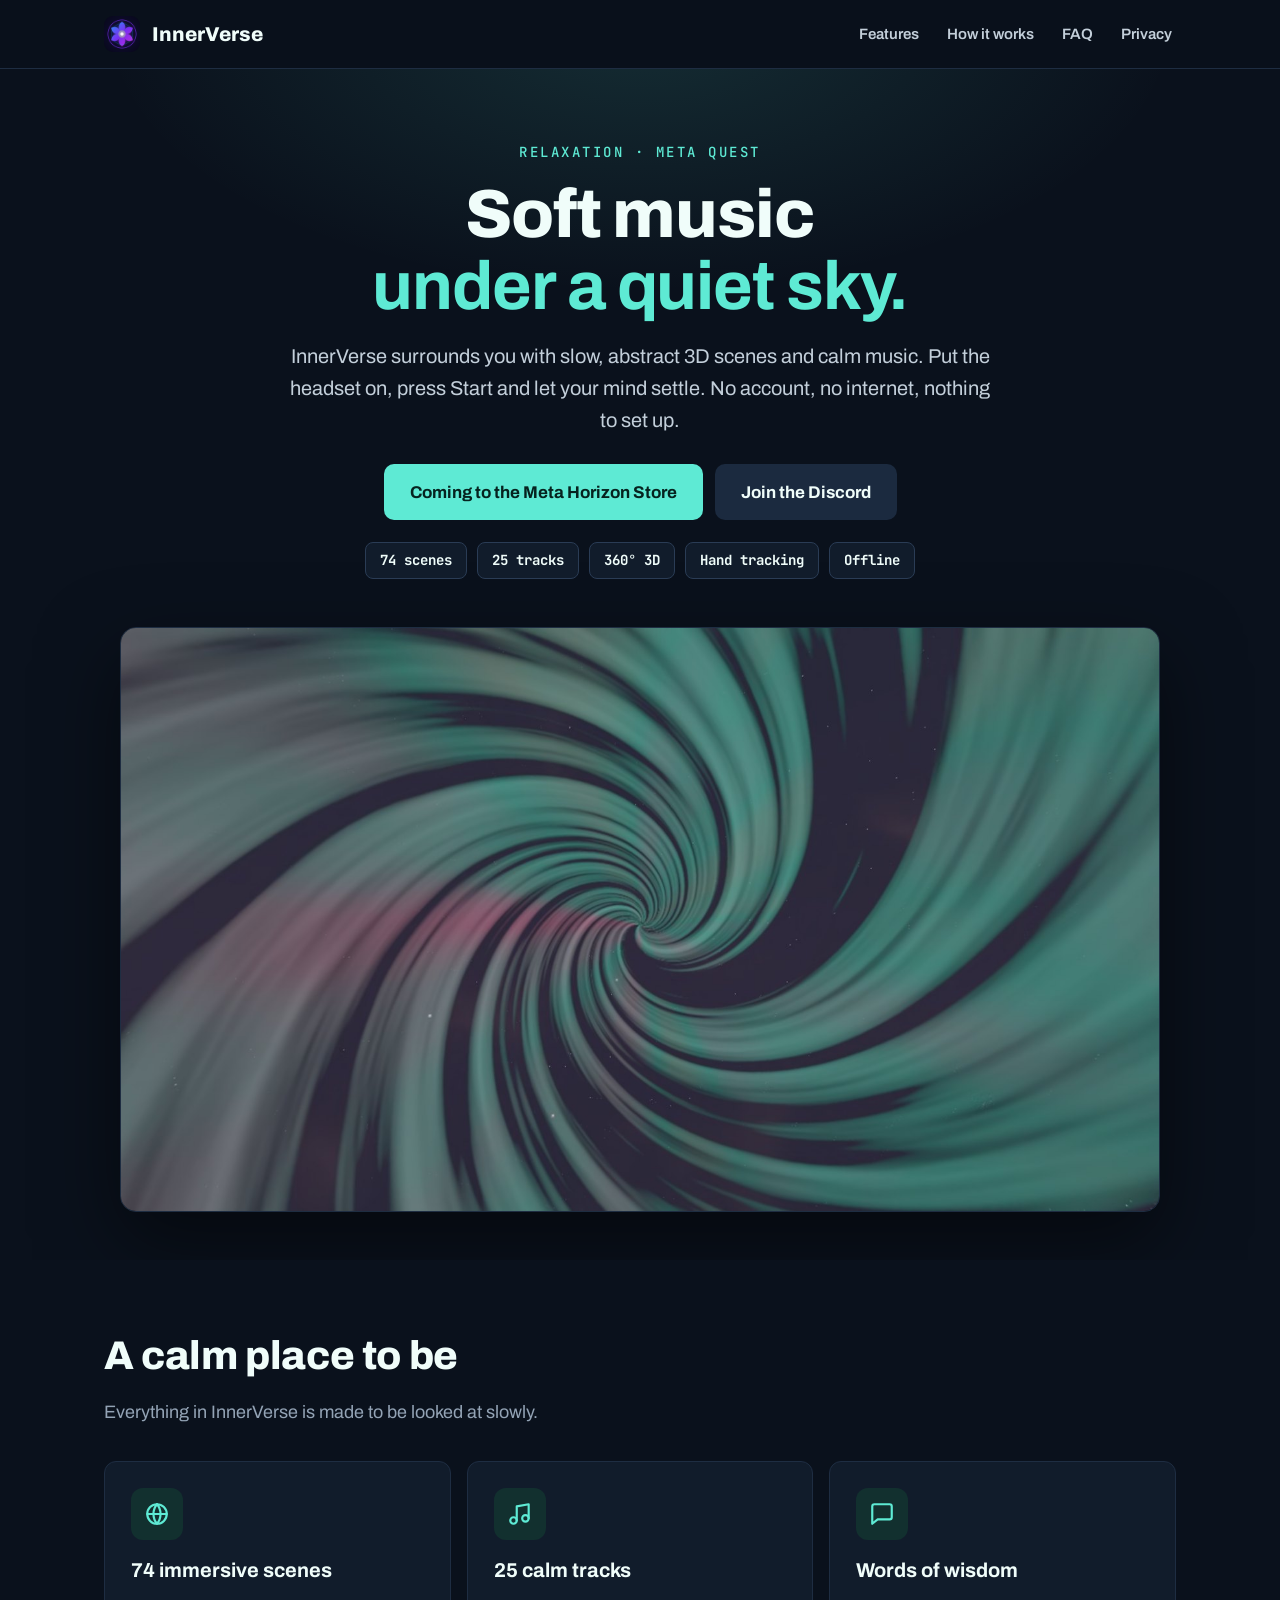
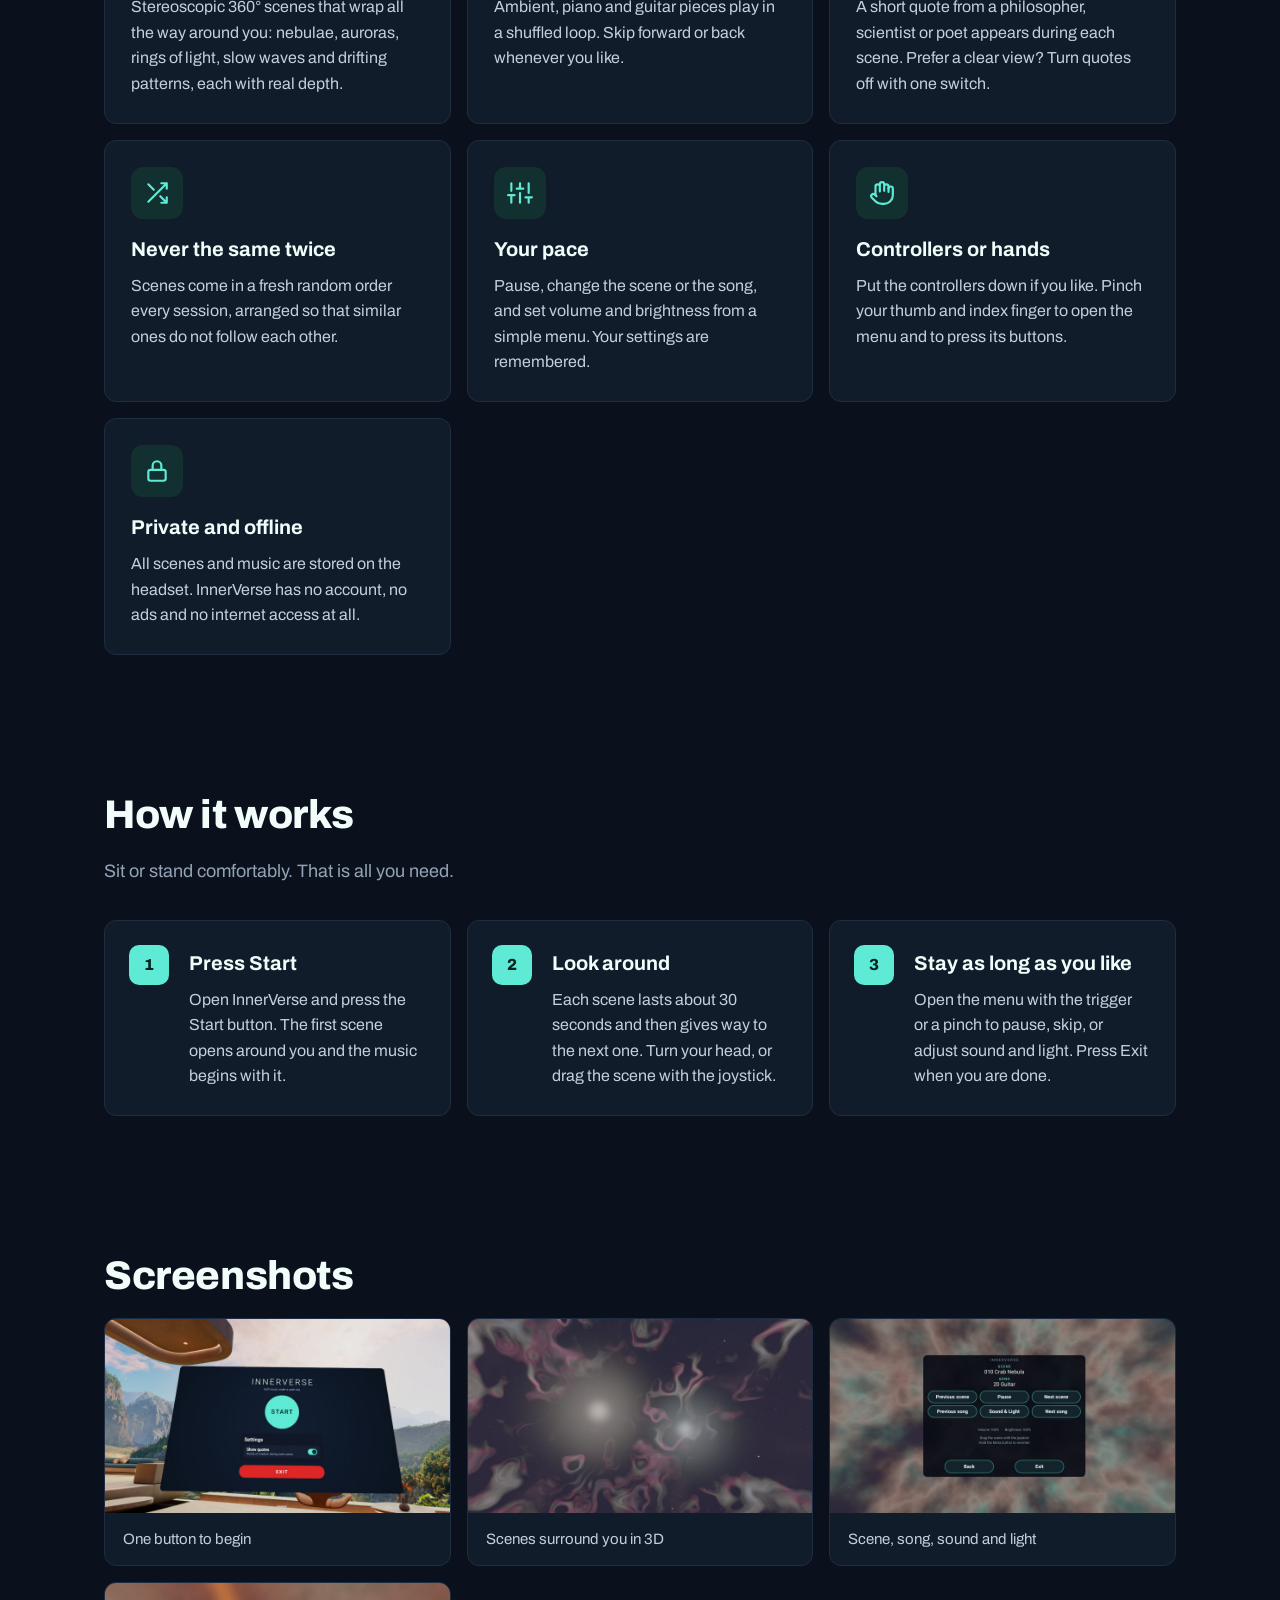
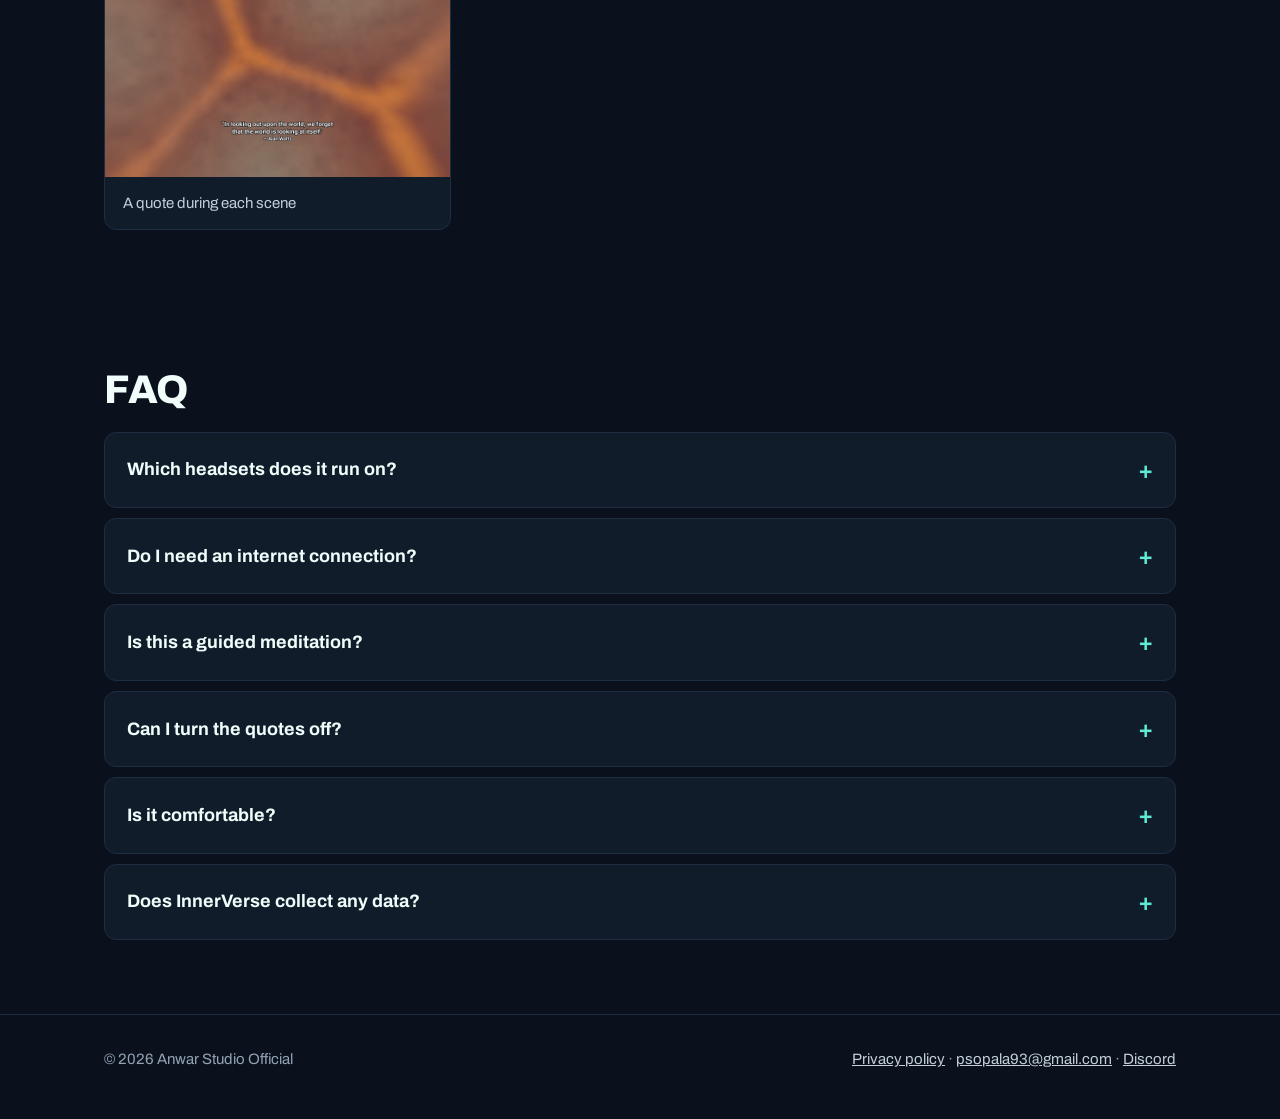
<file: index.html>
<!DOCTYPE html>
<html lang="en">
<head>
<meta charset="UTF-8">
<meta name="viewport" content="width=device-width, initial-scale=1.0">
<title>InnerVerse: relaxation in VR for Meta Quest</title>
<meta name="description" content="InnerVerse is a place to slow down in VR. 74 stereoscopic 360° scenes, 25 calm music tracks and words of wisdom, all offline on your Meta Quest.">
<meta property="og:title" content="InnerVerse: relaxation in VR for Meta Quest">
<meta property="og:description" content="Soft music under a quiet sky. 74 immersive scenes, 25 tracks, no account, no internet.">
<meta property="og:image" content="assets/header_1200x630.jpg">
<meta property="og:type" content="website">
<link rel="icon" href="assets/icon_app_180.png">
<link rel="stylesheet" href="style.css">
</head>
<body>

<nav class="nav" aria-label="Main">
  <div class="wrap">
    <a class="brand" href="index.html"><img src="assets/icon_app_180.png" alt="">InnerVerse</a>
    <a class="link" href="#features">Features</a>
    <a class="link" href="#how">How it works</a>
    <a class="link" href="#faq">FAQ</a>
    <a class="link" href="privacy.html">Privacy</a>
  </div>
</nav>

<header class="hero">
  <div class="wrap">
    <div class="eyebrow">Relaxation · Meta Quest</div>
    <h1>Soft music<br><b>under a quiet sky.</b></h1>
    <p class="lead">InnerVerse surrounds you with slow, abstract 3D scenes and calm music. Put the headset on, press Start and let your mind settle. No account, no internet, nothing to set up.</p>
    <div class="cta">
      <span class="btn primary static">Coming to the Meta Horizon Store</span>
      <a class="btn ghost" href="https://discord.gg/PyzNTFdgXt">Join the Discord</a>
    </div>
    <div class="chips"><span class="chip">74 scenes</span><span class="chip">25 tracks</span><span class="chip">360° 3D</span><span class="chip">Hand tracking</span><span class="chip">Offline</span></div>
    <div class="shot"><img src="assets/02_scene_spirograph.jpg" alt="A slow turquoise spiral filling the view in InnerVerse" width="1600" height="900"></div>
  </div>
</header>

<section id="features">
  <div class="wrap">
    <h2>A calm place to be</h2>
    <p class="sub">Everything in InnerVerse is made to be looked at slowly.</p>
    <div class="grid">
      <div class="card">
        <div class="icon"><svg width="26" height="26" viewBox="0 0 24 24" fill="none" stroke="currentColor" stroke-width="2" stroke-linecap="round"><circle cx="12" cy="12" r="9"/><path d="M3 12h18M12 3a14 14 0 0 1 0 18M12 3a14 14 0 0 0 0 18"/></svg></div>
        <h3>74 immersive scenes</h3>
        <p>Stereoscopic 360° scenes that wrap all the way around you: nebulae, auroras, rings of light, slow waves and drifting patterns, each with real depth.</p>
      </div>
      <div class="card">
        <div class="icon"><svg width="26" height="26" viewBox="0 0 24 24" fill="none" stroke="currentColor" stroke-width="2" stroke-linecap="round" stroke-linejoin="round"><path d="M9 18V5l11-2v13"/><circle cx="6" cy="18" r="3"/><circle cx="17" cy="16" r="3"/></svg></div>
        <h3>25 calm tracks</h3>
        <p>Ambient, piano and guitar pieces play in a shuffled loop. Skip forward or back whenever you like.</p>
      </div>
      <div class="card">
        <div class="icon"><svg width="26" height="26" viewBox="0 0 24 24" fill="none" stroke="currentColor" stroke-width="2" stroke-linecap="round" stroke-linejoin="round"><path d="M21 15a2 2 0 0 1-2 2H8l-5 4V5a2 2 0 0 1 2-2h14a2 2 0 0 1 2 2z"/></svg></div>
        <h3>Words of wisdom</h3>
        <p>A short quote from a philosopher, scientist or poet appears during each scene. Prefer a clear view? Turn quotes off with one switch.</p>
      </div>
      <div class="card">
        <div class="icon"><svg width="26" height="26" viewBox="0 0 24 24" fill="none" stroke="currentColor" stroke-width="2" stroke-linecap="round" stroke-linejoin="round"><path d="M16 3h5v5M4 20 21 3M21 16v5h-5M15 15l6 6M4 4l5 5"/></svg></div>
        <h3>Never the same twice</h3>
        <p>Scenes come in a fresh random order every session, arranged so that similar ones do not follow each other.</p>
      </div>
      <div class="card">
        <div class="icon"><svg width="26" height="26" viewBox="0 0 24 24" fill="none" stroke="currentColor" stroke-width="2" stroke-linecap="round" stroke-linejoin="round"><path d="M4 21v-7M4 10V3M12 21v-9M12 8V3M20 21v-5M20 12V3M1 14h6M9 8h6M17 16h6"/></svg></div>
        <h3>Your pace</h3>
        <p>Pause, change the scene or the song, and set volume and brightness from a simple menu. Your settings are remembered.</p>
      </div>
      <div class="card">
        <div class="icon"><svg width="26" height="26" viewBox="0 0 24 24" fill="none" stroke="currentColor" stroke-width="2" stroke-linecap="round" stroke-linejoin="round"><path d="M18 11V6a2 2 0 0 0-4 0M14 10V4a2 2 0 0 0-4 0v2M10 10.5V6a2 2 0 0 0-4 0v8"/><path d="M18 8a2 2 0 1 1 4 0v6a8 8 0 0 1-8 8h-2c-2.8 0-4.5-.9-6-2.3l-3.6-3.6a2 2 0 0 1 2.8-2.8L7 15"/></svg></div>
        <h3>Controllers or hands</h3>
        <p>Put the controllers down if you like. Pinch your thumb and index finger to open the menu and to press its buttons.</p>
      </div>
      <div class="card">
        <div class="icon"><svg width="26" height="26" viewBox="0 0 24 24" fill="none" stroke="currentColor" stroke-width="2" stroke-linecap="round" stroke-linejoin="round"><rect x="4" y="11" width="16" height="10" rx="2"/><path d="M8 11V7a4 4 0 0 1 8 0v4"/></svg></div>
        <h3>Private and offline</h3>
        <p>All scenes and music are stored on the headset. InnerVerse has no account, no ads and no internet access at all.</p>
      </div>
    </div>
  </div>
</section>

<section id="how">
  <div class="wrap">
    <h2>How it works</h2>
    <p class="sub">Sit or stand comfortably. That is all you need.</p>
    <div class="grid steps">
      <div class="card step"><h3 style="margin-top:0">Press Start</h3><p>Open InnerVerse and press the Start button. The first scene opens around you and the music begins with it.</p></div>
      <div class="card step"><h3 style="margin-top:0">Look around</h3><p>Each scene lasts about 30 seconds and then gives way to the next one. Turn your head, or drag the scene with the joystick.</p></div>
      <div class="card step"><h3 style="margin-top:0">Stay as long as you like</h3><p>Open the menu with the trigger or a pinch to pause, skip, or adjust sound and light. Press Exit when you are done.</p></div>
    </div>
  </div>
</section>

<section id="screenshots">
  <div class="wrap">
    <h2>Screenshots</h2>
    <div class="gallery">
      <figure><img src="assets/01_start_panel.jpg" alt="InnerVerse start panel in Meta Horizon OS" loading="lazy" width="1600" height="900"><figcaption>One button to begin</figcaption></figure>
      <figure><img src="assets/03_scene_galaxy.jpg" alt="Two soft lights among drifting clouds" loading="lazy" width="1600" height="900"><figcaption>Scenes surround you in 3D</figcaption></figure>
      <figure><img src="assets/04_scene_menu.jpg" alt="Session menu with scene and song controls" loading="lazy" width="1600" height="900"><figcaption>Scene, song, sound and light</figcaption></figure>
      <figure><img src="assets/05_scene_quote.jpg" alt="A quote by Alan Watts over a warm glowing scene" loading="lazy" width="1600" height="900"><figcaption>A quote during each scene</figcaption></figure>
    </div>
  </div>
</section>

<section id="faq">
  <div class="wrap">
    <h2>FAQ</h2>
    <details><summary>Which headsets does it run on?</summary><p>InnerVerse is made for Meta Quest headsets. Use the Touch controllers or just your hands.</p></details>
    <details><summary>Do I need an internet connection?</summary><p>No. Every scene and every track is installed with the app, so it works anywhere, including in flight mode.</p></details>
    <details><summary>Is this a guided meditation?</summary><p>No. There is no voice and no instructions, only scenes, music and an optional quote. Use it to unwind, to breathe, or as a calm background for your own practice.</p></details>
    <details><summary>Can I turn the quotes off?</summary><p>Yes. Use the <strong>Show quotes</strong> switch on the start panel.</p></details>
    <details><summary>Is it comfortable?</summary><p>Scenes move slowly and you stay in one place the whole time. You can use InnerVerse sitting or standing, and lower the brightness in the menu if you prefer a dimmer view.</p></details>
    <details><summary>Does InnerVerse collect any data?</summary><p>No. The app cannot even connect to the internet. See the <a href="privacy.html">privacy policy</a>.</p></details>
  </div>
</section>

<footer>
  <div class="wrap">
    <span>© 2026 Anwar Studio Official</span>
    <span><a href="privacy.html">Privacy policy</a> · <a href="mailto:psopala93@gmail.com">psopala93@gmail.com</a> · <a href="https://discord.gg/PyzNTFdgXt">Discord</a></span>
  </div>
</footer>

</body>
</html>
</file>
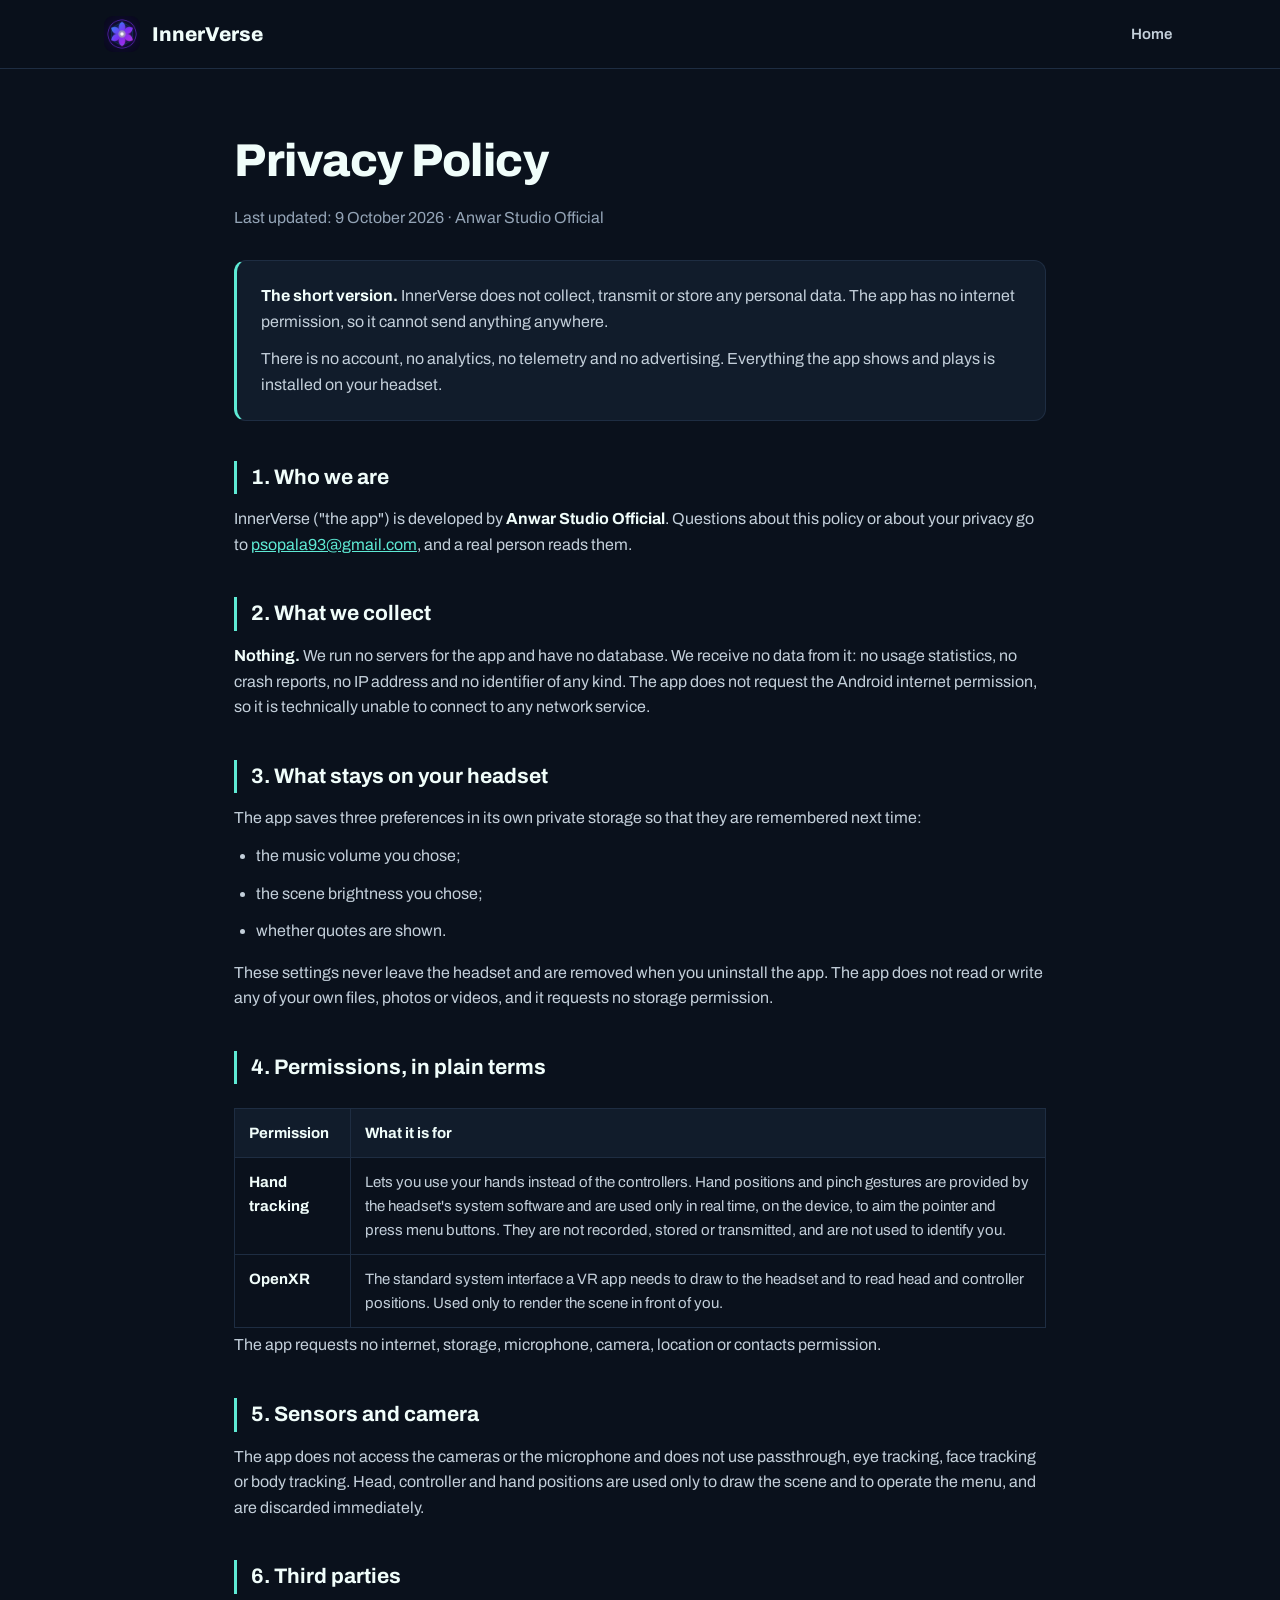
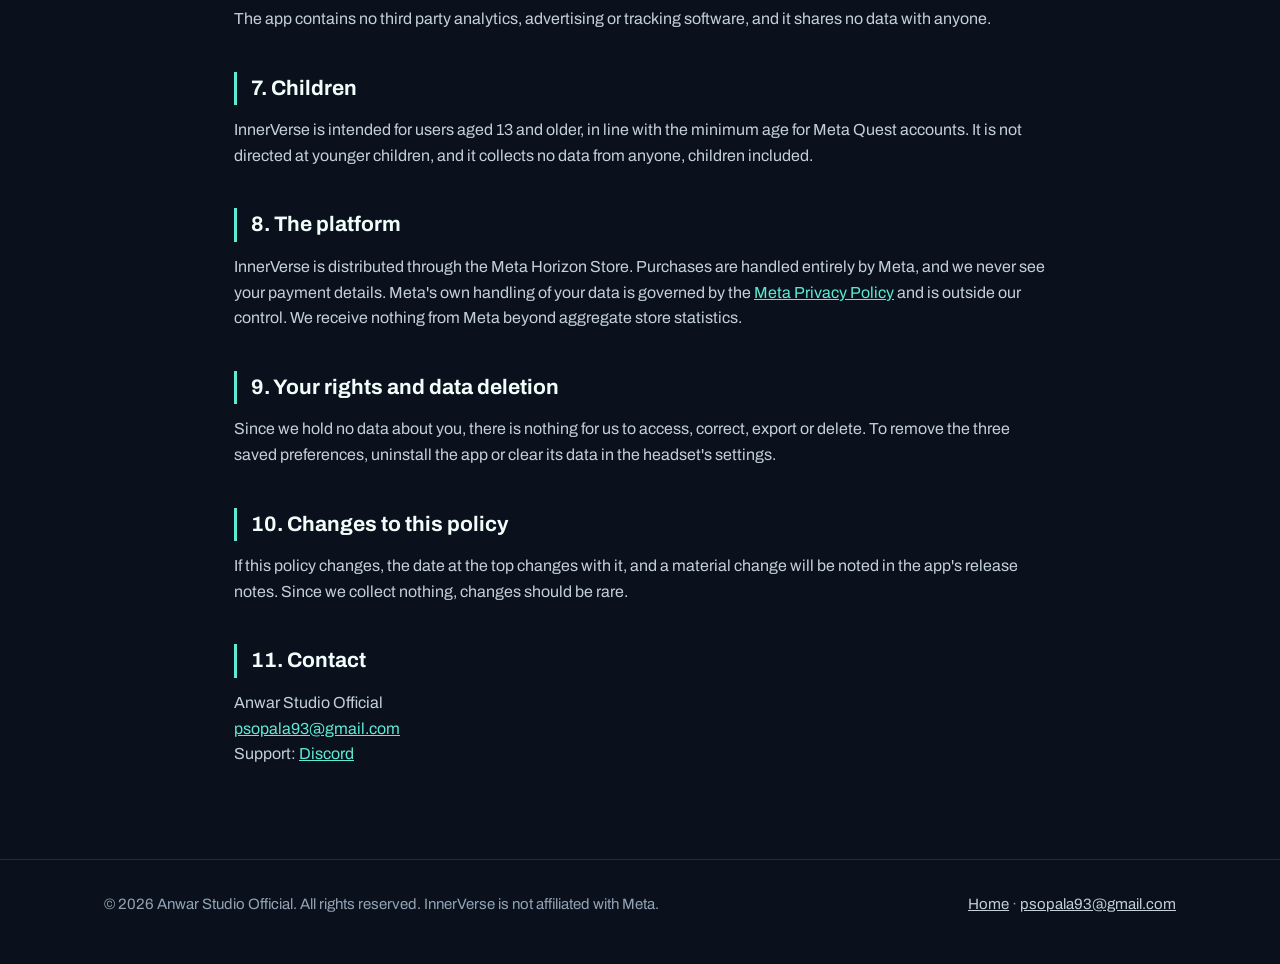
<file: privacy.html>
<!DOCTYPE html>
<html lang="en">
<head>
<meta charset="UTF-8">
<meta name="viewport" content="width=device-width, initial-scale=1.0">
<title>InnerVerse Privacy Policy</title>
<meta name="description" content="Privacy policy of InnerVerse for Meta Quest. The app collects no personal data and has no internet access.">
<link rel="icon" href="assets/icon_app_180.png">
<link rel="stylesheet" href="style.css">
</head>
<body>

<nav class="nav" aria-label="Main">
  <div class="wrap">
    <a class="brand" href="index.html"><img src="assets/icon_app_180.png" alt="">InnerVerse</a>
    <a class="link" href="index.html">Home</a>
  </div>
</nav>

<main class="wrap legal">
  <h1>Privacy Policy</h1>
  <p class="updated">Last updated: 9 October 2026 · Anwar Studio Official</p>

  <div class="summary">
    <p><strong>The short version.</strong> InnerVerse does not collect, transmit or store any personal data. The app has no internet permission, so it cannot send anything anywhere.</p>
    <p>There is no account, no analytics, no telemetry and no advertising. Everything the app shows and plays is installed on your headset.</p>
  </div>

  <h2>1. Who we are</h2>
  <p>InnerVerse ("the app") is developed by <strong>Anwar Studio Official</strong>. Questions about this policy or about your privacy go to <a href="mailto:psopala93@gmail.com">psopala93@gmail.com</a>, and a real person reads them.</p>

  <h2>2. What we collect</h2>
  <p><strong>Nothing.</strong> We run no servers for the app and have no database. We receive no data from it: no usage statistics, no crash reports, no IP address and no identifier of any kind. The app does not request the Android internet permission, so it is technically unable to connect to any network service.</p>

  <h2>3. What stays on your headset</h2>
  <p>The app saves three preferences in its own private storage so that they are remembered next time:</p>
  <ul>
    <li>the music volume you chose;</li>
    <li>the scene brightness you chose;</li>
    <li>whether quotes are shown.</li>
  </ul>
  <p>These settings never leave the headset and are removed when you uninstall the app. The app does not read or write any of your own files, photos or videos, and it requests no storage permission.</p>

  <h2>4. Permissions, in plain terms</h2>
  <div class="table-scroll">
  <table>
    <tr><th>Permission</th><th>What it is for</th></tr>
    <tr><td><strong>Hand tracking</strong></td><td>Lets you use your hands instead of the controllers. Hand positions and pinch gestures are provided by the headset's system software and are used only in real time, on the device, to aim the pointer and press menu buttons. They are not recorded, stored or transmitted, and are not used to identify you.</td></tr>
    <tr><td><strong>OpenXR</strong></td><td>The standard system interface a VR app needs to draw to the headset and to read head and controller positions. Used only to render the scene in front of you.</td></tr>
  </table>
  </div>
  <p>The app requests no internet, storage, microphone, camera, location or contacts permission.</p>

  <h2>5. Sensors and camera</h2>
  <p>The app does not access the cameras or the microphone and does not use passthrough, eye tracking, face tracking or body tracking. Head, controller and hand positions are used only to draw the scene and to operate the menu, and are discarded immediately.</p>

  <h2>6. Third parties</h2>
  <p>The app contains no third party analytics, advertising or tracking software, and it shares no data with anyone.</p>

  <h2>7. Children</h2>
  <p>InnerVerse is intended for users aged 13 and older, in line with the minimum age for Meta Quest accounts. It is not directed at younger children, and it collects no data from anyone, children included.</p>

  <h2>8. The platform</h2>
  <p>InnerVerse is distributed through the Meta Horizon Store. Purchases are handled entirely by Meta, and we never see your payment details. Meta's own handling of your data is governed by the <a href="https://www.meta.com/legal/privacy-policy/">Meta Privacy Policy</a> and is outside our control. We receive nothing from Meta beyond aggregate store statistics.</p>

  <h2>9. Your rights and data deletion</h2>
  <p>Since we hold no data about you, there is nothing for us to access, correct, export or delete. To remove the three saved preferences, uninstall the app or clear its data in the headset's settings.</p>

  <h2>10. Changes to this policy</h2>
  <p>If this policy changes, the date at the top changes with it, and a material change will be noted in the app's release notes. Since we collect nothing, changes should be rare.</p>

  <h2>11. Contact</h2>
  <p>Anwar Studio Official<br><a href="mailto:psopala93@gmail.com">psopala93@gmail.com</a><br>Support: <a href="https://discord.gg/PyzNTFdgXt">Discord</a></p>
</main>

<footer>
  <div class="wrap">
    <span>© 2026 Anwar Studio Official. All rights reserved. InnerVerse is not affiliated with Meta.</span>
    <span><a href="index.html">Home</a> · <a href="mailto:psopala93@gmail.com">psopala93@gmail.com</a></span>
  </div>
</footer>

</body>
</html>
</file>
<file: style.css>
@font-face{font-family:'Archivo';src:url('fonts/archivo.ttf') format('truetype');font-weight:100 900;font-display:swap}
@font-face{font-family:'JetBrains Mono';src:url('fonts/jetbrains_mono.ttf') format('truetype');font-weight:100 800;font-display:swap}

*,*::before,*::after{box-sizing:border-box;margin:0;padding:0}
:root{
  --bg:#0A111C;--surface:#111C2B;--surface2:#1B2A3F;--border:#1E2D42;--outline:#2A3C55;
  --text:#F0FDFA;--body:#C3CFDA;--muted:#93A3B5;
  --accent:#5EEAD4;--on-accent:#06231F;--accent-soft:#12302F;
  --mono:'JetBrains Mono',ui-monospace,Consolas,monospace;
}
html{scroll-behavior:smooth}
body{background:var(--bg);color:var(--text);font-family:'Archivo',system-ui,-apple-system,'Segoe UI',sans-serif;line-height:1.6;-webkit-font-smoothing:antialiased}
a{color:var(--accent)}
a:hover{color:#A7F3E6}
img{max-width:100%;height:auto;display:block}
.wrap{max-width:1120px;margin:0 auto;padding:0 24px}

/* Nav */
.nav{position:sticky;top:0;z-index:10;background:rgba(10,17,28,.92);backdrop-filter:blur(8px);border-bottom:1px solid var(--border)}
.nav .wrap{display:flex;align-items:center;gap:20px;min-height:68px;flex-wrap:wrap}
.brand{display:flex;align-items:center;gap:12px;font-weight:800;font-size:20px;color:var(--text);text-decoration:none;margin-right:auto}
.brand img{width:36px;height:36px;border-radius:9px}
.nav a.link{color:var(--body);text-decoration:none;font-weight:600;font-size:15px;padding:8px 4px}
.nav a.link:hover{color:var(--accent)}

/* Buttons */
.btn{display:inline-flex;align-items:center;gap:10px;min-height:56px;padding:0 26px;border-radius:10px;font-weight:700;font-size:17px;text-decoration:none;border:none}
.btn.primary{background:var(--accent);color:var(--on-accent)}
.btn.primary:hover{color:var(--on-accent);filter:brightness(1.08)}
.btn.ghost{background:var(--surface2);color:var(--text)}
.btn.ghost:hover{color:var(--text);filter:brightness(1.2)}
.btn.static{cursor:default}

/* Hero */
.hero{padding:72px 0 48px;position:relative;overflow:hidden}
.hero::before{content:"";position:absolute;inset:-20% -10% auto;height:640px;background:radial-gradient(50% 60% at 50% 30%,rgba(94,234,212,.13),transparent 70%);pointer-events:none}
.hero .wrap{position:relative;text-align:center}
.eyebrow{font-family:var(--mono);color:var(--accent);letter-spacing:.18em;text-transform:uppercase;font-size:14px;font-weight:500}
.hero h1{font-size:clamp(38px,6vw,68px);font-weight:800;line-height:1.05;letter-spacing:-.015em;margin:16px 0 18px}
.hero h1 b{color:var(--accent)}
.hero p.lead{color:var(--body);font-size:clamp(17px,2vw,20px);max-width:720px;margin:0 auto 28px}
.cta{display:flex;gap:12px;justify-content:center;flex-wrap:wrap}
.chips{display:flex;gap:10px;justify-content:center;margin-top:22px;flex-wrap:wrap}
.chip{font-family:var(--mono);font-weight:700;font-size:14px;border:1px solid var(--outline);background:var(--surface);border-radius:8px;padding:6px 14px}
.shot{margin:48px auto 0;border-radius:16px;overflow:hidden;border:1px solid var(--border);box-shadow:0 30px 80px rgba(0,0,0,.5);max-width:1040px}

/* Sections */
section{padding:64px 0}
section h2{font-size:clamp(28px,4vw,40px);font-weight:800;letter-spacing:-.01em;margin-bottom:10px}
section p.sub{color:var(--muted);font-size:18px;margin-bottom:34px;max-width:720px}
.grid{display:grid;grid-template-columns:repeat(auto-fit,minmax(260px,1fr));gap:16px}
.card{background:var(--surface);border:1px solid var(--border);border-radius:12px;padding:26px}
.card h3{font-size:20px;font-weight:700;margin:14px 0 8px}
.card p{color:var(--body)}
.icon{width:52px;height:52px;border-radius:12px;background:var(--accent-soft);color:var(--accent);display:flex;align-items:center;justify-content:center}
.steps{counter-reset:s}
.step{position:relative;padding-left:64px}
.step::before{counter-increment:s;content:counter(s);position:absolute;left:24px;top:24px;width:40px;height:40px;margin-left:-0px;border-radius:10px;background:var(--accent);color:var(--on-accent);font-weight:800;display:flex;align-items:center;justify-content:center}
.step.card{padding-left:84px}
.gallery{display:grid;grid-template-columns:repeat(auto-fit,minmax(320px,1fr));gap:16px}
.gallery figure{background:var(--surface);border:1px solid var(--border);border-radius:12px;overflow:hidden}
.gallery figcaption{padding:14px 18px;color:var(--body);font-size:15px}
details{background:var(--surface);border:1px solid var(--border);border-radius:12px;padding:18px 22px;margin-bottom:10px}
summary{cursor:pointer;font-weight:700;font-size:18px;list-style:none;min-height:32px;display:flex;align-items:center}
summary::after{content:"+";margin-left:auto;color:var(--accent);font-size:24px;font-weight:700}
details[open] summary::after{content:"−"}
details p{color:var(--body);margin-top:10px}
code{font-family:var(--mono);font-size:.92em;color:var(--accent);background:var(--accent-soft);border-radius:6px;padding:1px 6px}

/* Footer */
footer{border-top:1px solid var(--border);padding:32px 0 48px;color:var(--muted);font-size:15px}
footer .wrap{display:flex;gap:18px;flex-wrap:wrap;justify-content:space-between}
footer a{color:var(--body)}

/* Legal pages */
.legal{max-width:860px;padding-top:56px;padding-bottom:80px}
.legal h1{font-size:clamp(32px,5vw,46px);font-weight:800;letter-spacing:-.01em}
.legal .updated{color:var(--muted);margin:6px 0 30px}
.legal h2{font-size:21px;font-weight:700;margin:40px 0 12px;padding-left:14px;border-left:3px solid var(--accent)}
.legal p,.legal li{color:var(--body);margin-bottom:12px}
.legal ul{margin:0 0 16px 22px}
.legal strong{color:var(--text)}
.summary{background:var(--surface);border:1px solid var(--border);border-left:3px solid var(--accent);border-radius:12px;padding:22px 24px}
.summary p:last-child{margin-bottom:0}
table{border-collapse:collapse;width:100%;margin:12px 0 4px;font-size:15px}
th,td{border:1px solid var(--border);padding:12px 14px;text-align:left;vertical-align:top;color:var(--body)}
th{background:var(--surface);color:var(--text)}
.table-scroll{overflow-x:auto}

@media(max-width:640px){
  .nav .wrap{gap:8px;padding-top:8px;padding-bottom:8px}
  .nav a.link{font-size:14px}
  .hero{padding-top:48px}
  section{padding:48px 0}
  .btn{width:100%;justify-content:center}
}
</file>
